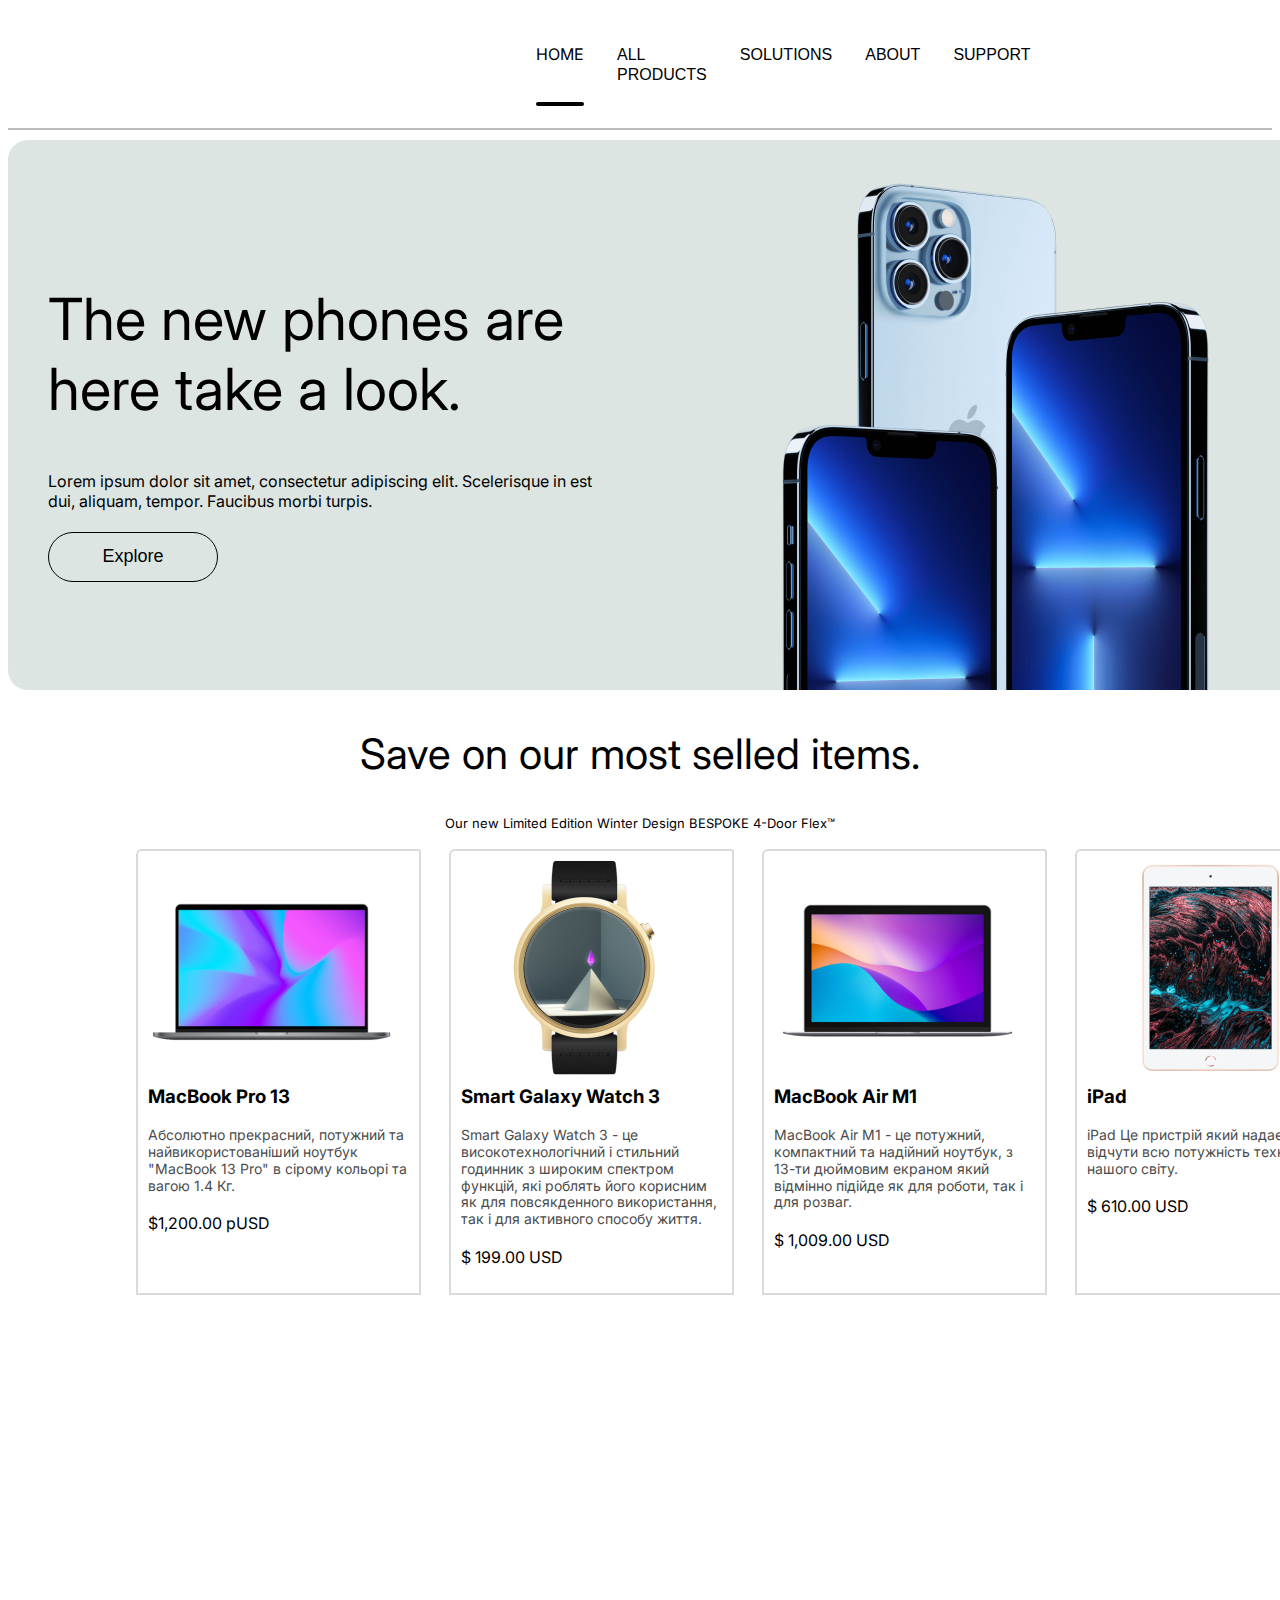
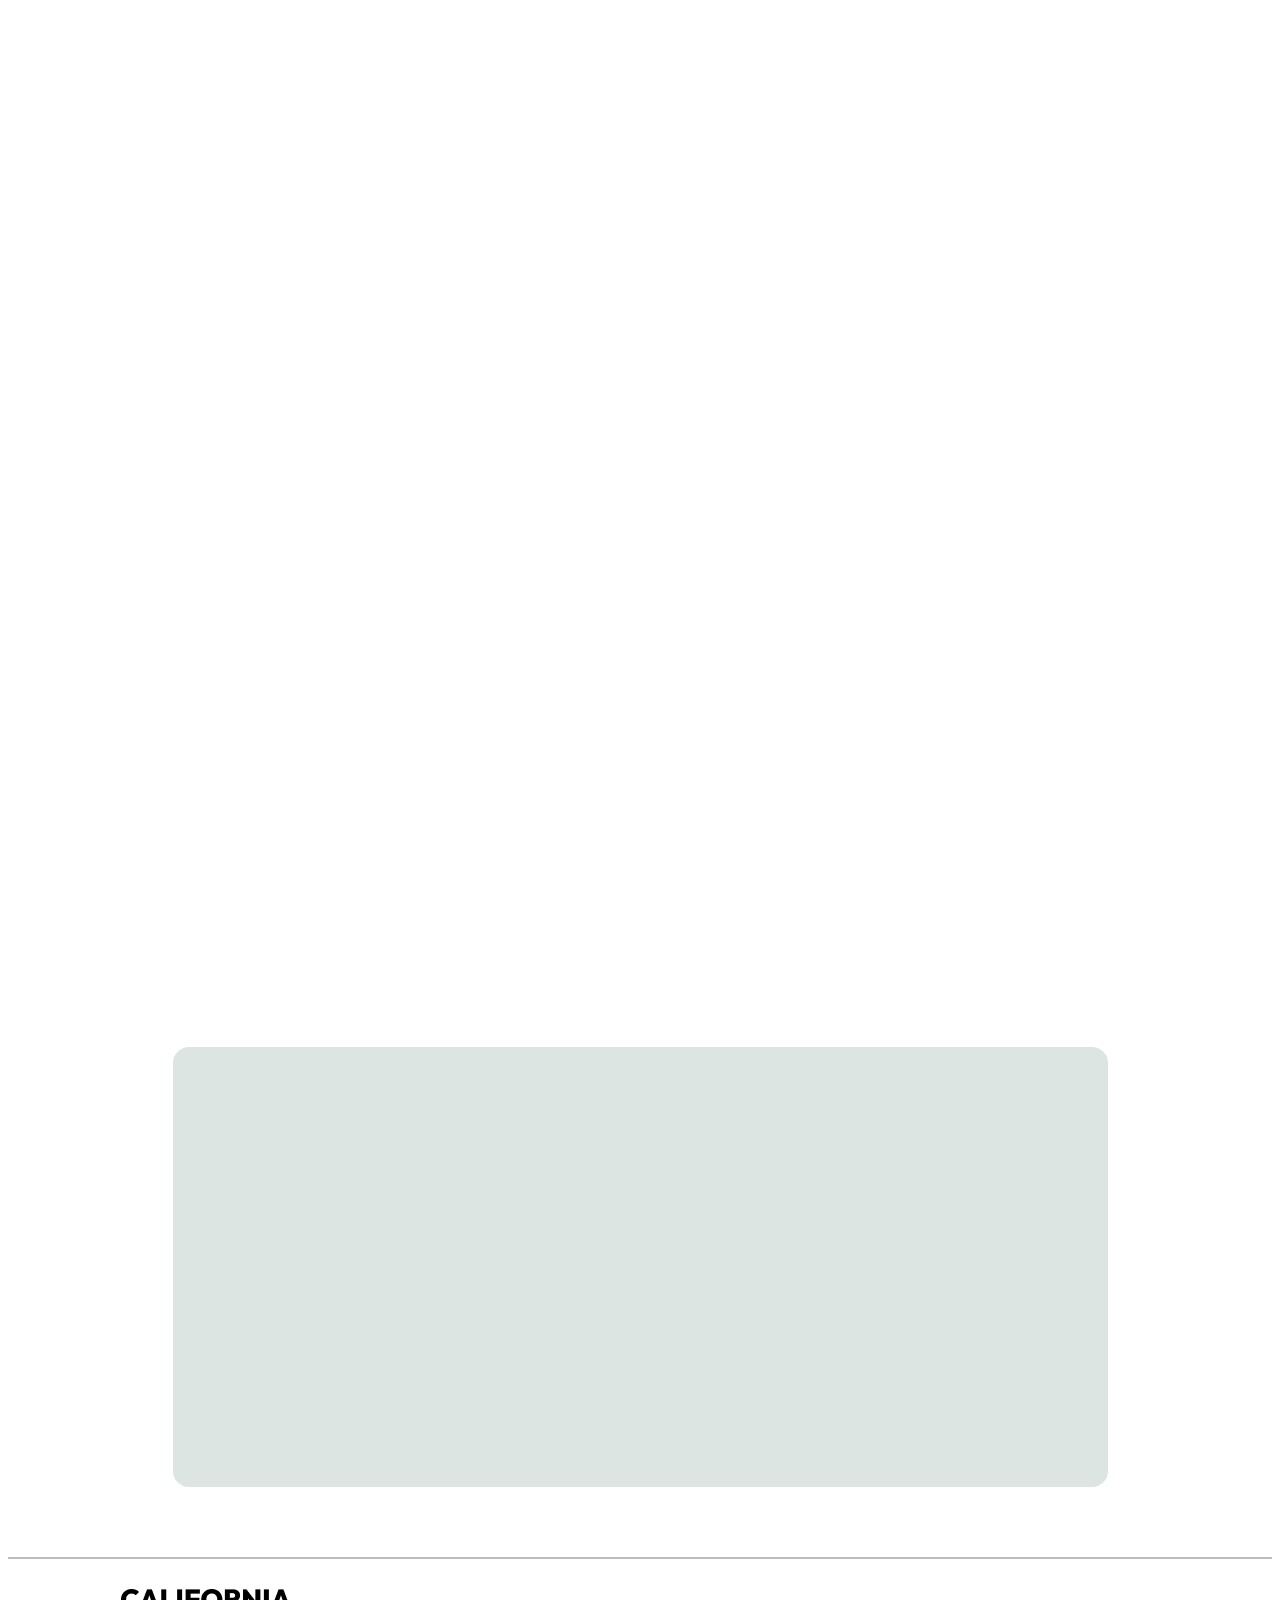
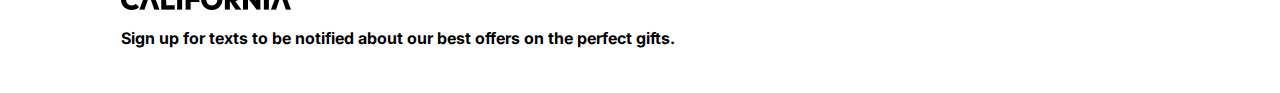
<file: index.html>
<!DOCTYPE html>
<html lang="en">
<head>
    <meta charset="UTF-8">
    <meta name="viewport" content="width=device-width, initial-scale=1.0">
    <title>HOME</title>
    <link rel="stylesheet" href="./styles.css">
    <link rel="preconnect" href="https://fonts.googleapis.com">
    <link rel="preconnect" href="https://fonts.gstatic.com" crossorigin>
    <link href="https://fonts.googleapis.com/css2?family=Inter:wght@100..900&display=swap" rel="stylesheet">
</head>
<body>
    <header class="header">
        <div class="containerr">
            <a href="./index.html">
                <img src="./images/logo.png" alt="logo">
            </a>
            <ul class="nav">
                <li class="nav-item"><a class="nav-a current" href="">HOME</a></li>
                <li class="nav-item"><a class="nav-a animation" href="./all_products.html">ALL PRODUCTS</a></li>
                <li class="nav-item"><a class="nav-a animation" href="">SOLUTIONS</a></li>
                <li class="nav-item"><a class="nav-a animation" href="">ABOUT</a></li>
                <li class="nav-item"><a class="nav-a animation" href="">SUPPORT</a></li>
            </ul>
            <ul class="user-icon">
                <li><svg width="24" height="24" viewBox="0 0 24 24" fill="none" xmlns="http://www.w3.org/2000/svg">
                    <path d="M11 19C15.4183 19 19 15.4183 19 11C19 6.58172 15.4183 3 11 3C6.58172 3 3 6.58172 3 11C3 15.4183 6.58172 19 11 19Z" stroke="black" stroke-width="2" stroke-linecap="round" stroke-linejoin="round" />
                    <path d="M20.9999 20.9999L16.6499 16.6499" stroke="black" stroke-width="2" stroke-linecap="round" stroke-linejoin="round" />
                  </svg></li>
                <li>
                    <svg width="24" height="24" viewBox="0 0 24 24" fill="none" xmlns="http://www.w3.org/2000/svg">
                        <path d="M9 22C9.55228 22 10 21.5523 10 21C10 20.4477 9.55228 20 9 20C8.44772 20 8 20.4477 8 21C8 21.5523 8.44772 22 9 22Z" stroke="black" stroke-width="2" stroke-linecap="round" stroke-linejoin="round" />
                        <path d="M20 22C20.5523 22 21 21.5523 21 21C21 20.4477 20.5523 20 20 20C19.4477 20 19 20.4477 19 21C19 21.5523 19.4477 22 20 22Z" stroke="black" stroke-width="2" stroke-linecap="round" stroke-linejoin="round" />
                        <path d="M1 1H5L7.68 14.39C7.77144 14.8504 8.02191 15.264 8.38755 15.5583C8.75318 15.8526 9.2107 16.009 9.68 16H19.4C19.8693 16.009 20.3268 15.8526 20.6925 15.5583C21.0581 15.264 21.3086 14.8504 21.4 14.39L23 6H6" stroke="black" stroke-width="2" stroke-linecap="round" stroke-linejoin="round" />
                      </svg>
                <li>
            </ul>
        </div>
    </header>
    <main>
        <div class="fade-in">
            <section class="hero">
                <ul>
                    <li>
                        <h2 class="hero-title">The new phones are here take a look.</h2>
                    </li>
                    <li>
                        <h4 class="hero-tex">Lorem ipsum dolor sit amet, consectetur adipiscing elit. Scelerisque in est dui, aliquam, tempor. Faucibus morbi turpis.</h4>
                    </li>
                    <li>
                        <button class="hero-but">Explore</button>
                    </li>
                </ul>
                <img src="./images/iphone.png" alt="iphone">
            </section>
            <section class="tovars">
                <h2 class="tovars-title">Save on our most selled items.</h2>
                <h4 class="tovars-tex">Our new Limited Edition Winter Design BESPOKE 4-Door Flex™</h4>
                <div class="container">
                    <ul class="tovars-list">
                        <li class="tovars-item">
                            <img class="tovar-img" src="./images/tovars1 (4).png" alt="">
                            <h3>
                                MacBook Pro 13
                            </h3>
                            <h4 class="tavar-text-it">Абсолютно прекрасний, потужний та найвикористованіший ноутбук "MacBook 13 Pro" в сірому кольорі та вагою 1.4 Кг.</h4>
                            <p>$1,200.00 pUSD</p>
                        </li>
                        <li class="tovars-item">
                            <img class="tovar-img" src="./images/tovars1 (3).png" alt="">
                            <h3>
                                Smart Galaxy Watch 3
                            </h3>
                            <h4 class="tavar-text-it">Smart Galaxy Watch 3 - це високотехнологічний і стильний годинник з широким спектром функцій, які роблять його корисним як для повсякденного використання, так і для активного способу життя.</h4>
                            <p>$ 199.00 USD</p>
                        </li>
                        <li class="tovars-item">
                            <img class="tovar-img" src="./images/tovars1 (2).png" alt="">
                            <h3>
                                MacBook Air M1
                            </h3>
                            <h4 class="tavar-text-it">MacBook Air M1 - це потужний, компактний та надійний ноутбук, з 13-ти дюймовим екраном який відмінно підійде як для роботи, так і для розваг.</h4>
                            <p>$ 1,009.00 USD</p>
                        </li>
                        <li class="tovars-item">
                            <img class="tovar-img" src="./images/tovars1 (1).png" alt="">
                            <h3>
                                iPad
                            </h3>
                            <h4 class="tavar-text-it">iPad Це пристрій який надає змогу відчути всю потужність технологій нашого світу.</h4>
                            <p>$ 610.00 USD</p>
                        </li>
                    </ul>
                </div>
            </section>
        </div>
        <div class="hidden">
            <section class="best-tovars">
                <div class="container">
                    <h2 class="best-title">
                        See the best around here
                    </h2>
                    <h4 class="best-tex">
                        Our new Limited Edition Winter Design BESPOKE 4-Door Flex™
                    </h4>
                    <div class="title">
                    </div>
                        <ul class="best-list">
                            <li class="best-item">
                                <h4>
                                    Smart light bulb pack
                                </h4>
                                <h2>
                                    Latest and gratest
                                </h2>
                                <button class="best-but">Explore</button>
                                <img class="img-best" src="./images/IMAGE (6).png" alt="">
                            </li>
                            <li class="best-item">
                                <h4>
                                    Smart light bulb pack
                                </h4>
                                <h2>
                                    Best selling
                                </h2>
                                <button class="best-but">Explore</button>
                                <img class="img-best" src="./images/IMAGE (7).png" alt="">
                            </li>
                            <li class="best-item">
                                <h4>
                                    Smart light bulb pack
                                </h4>
                                <h2>
                                    Every product
                                </h2>
                                <button class="best-but">Explore</button>
                                <img class="img-best" src="./images/IMAGE (8).png" alt="">
                            </li>
                        </ul>
                    </div>
        </div>    </div>
            </section>
            <section class="Ideas">
                <div class="hidden">
                    <h2 class="ideas-title">
                        Ideas have a place here
                </h2>
                <h4 class="Ideas-tex">
                    Our new Limited Edition Winter Design BESPOKE 4-Door Flex™
                </h4>
                <div class="title">
                    <img class="Ideas-img" src="./images/IMAGE (9).png" alt="edd">
                    <ul class="ideas-list">
                        <li class="Ideas-item"><h3 class="ideas-list-tex">We Make It Easy To Find The Great Design Talent, Easier...</h3></li>
                        <li class="Ideas-item"><h3 class="ideas-list-tex">Road Design Handbook For The International Road...</h3></li>
                        <li class="Ideas-item"><h3 class="ideas-list-tex">The Best Kept Secrets About Creative People</h3></li>
                        <li class="Ideas-item"><h3 class="ideas-list-tex">We Make It Easy To Find The Great Design Talent, Easier...</h3></li>
                    </ul>
                </div>
                </div>
        </section>
        <section class="vhid">
            <div class="hidden">
                <h2>Never miss a thing</h2>
                <h4>Sign up for texts to be notified about our best offers on the perfect gifts.</h4>
                <img class="vhid-img" src="./images/IMAGE (10).png" alt="">
                <form class="email-signup">
                    <input class="inp-vhid" type="email" placeholder="Your email" required>
                    <button class="vhid-but" type="submit">Sign up</button>
                  </form>
            </div>
        </section>
    </main>
    <footer class="footer">
        <div class="containerr">
            <ul class="fot-list"> 
                <li class="fot-item"><img class="lgo" src="./images/logo.png" alt=""></li>
                <li class="fot-item"><h4 class="fot-tex">Sign up for texts to be notified about our best offers on the perfect gifts.</h4></li>
            </ul>
        </div>
    </footer>
    <script src="https://ajax.googleapis.com/ajax/libs/jquery/3.5.1/jquery.min.js"></script>
    <script>
        $(document).ready(function() {
            // Функція для перевірки, чи елемент повинен бути показаний
            function isElementInViewport(el) {
                var rect = el.getBoundingClientRect();
                return (
                    rect.top >= 0 &&
                    rect.left >= 0 &&
                    rect.bottom <= (window.innerHeight || document.documentElement.clientHeight) &&
                    rect.right <= (window.innerWidth || document.documentElement.clientWidth)
                );
            }
    
            // Функція для перевірки видимості елементів
            function checkVisibility() {
                $(".hidden").each(function() {
                    if (isElementInViewport(this)) {
                        $(this).addClass("visible"); // Додати клас "visible", який змінює прозорість на 1
                    }
                });
            }
    
            // Викликати функцію перевірки видимості під час завантаження та прокрутки сторінки
            $(window).on("load scroll resize", function() {
                checkVisibility();
            });
        });
    </script>
       <script src="https://ajax.googleapis.com/ajax/libs/jquery/3.5.1/jquery.min.js"></script>

</body>
</html>
</file>
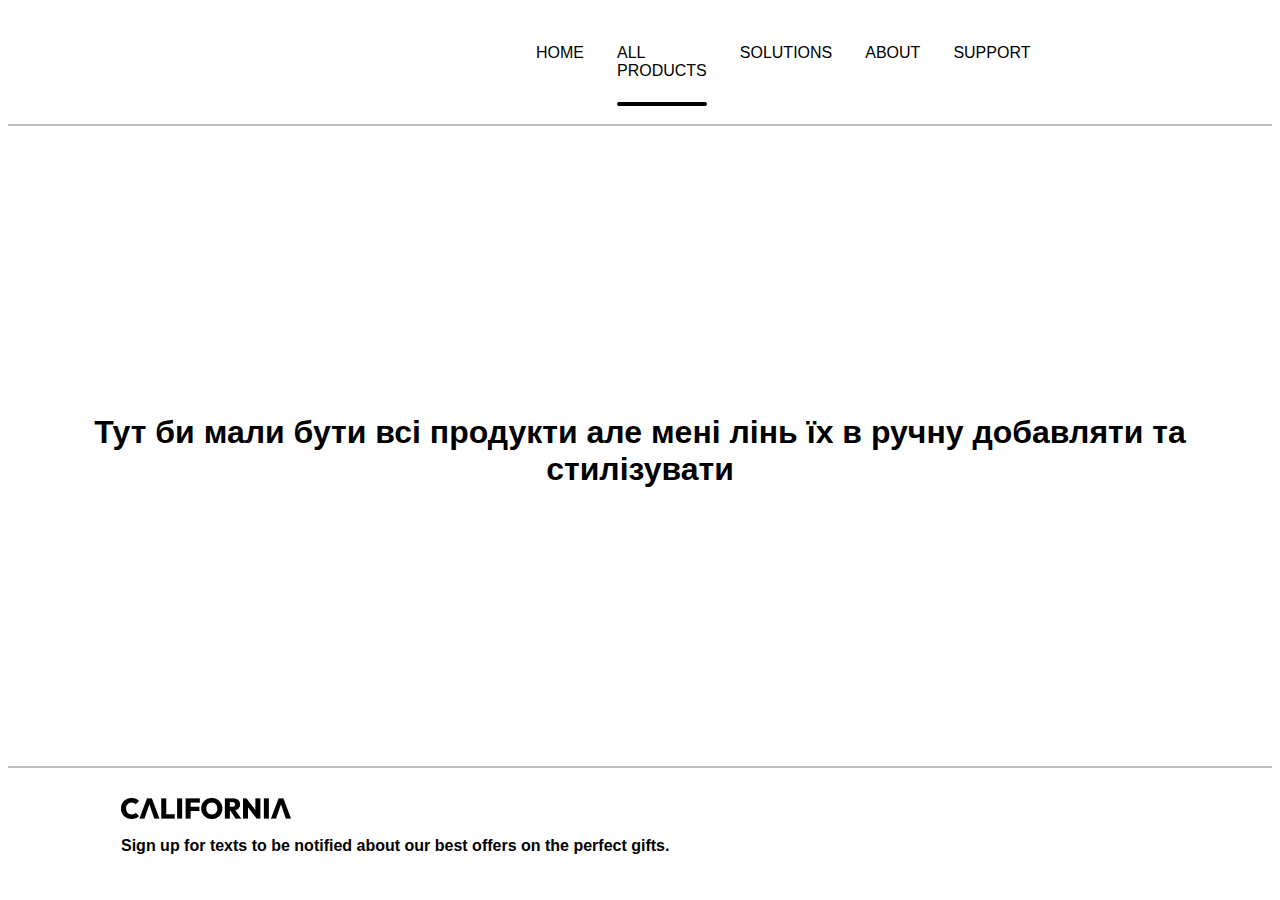
<file: all_products.html>
<!DOCTYPE html>
<html lang="en">
<head>
    <meta charset="UTF-8">
    <meta name="viewport" content="width=device-width, initial-scale=1.0">
    <title>ALL PRODUCTS</title>
    <link rel="stylesheet" href="./styles.css">
</head>
<body>
    <header class="header">
        <div class="containerr">
                <a href="./index.html">
                    <img src="./images/logo.png" alt="logo">
                </a>
                <ul class="nav">
                    <li class="nav-item"><a class="nav-a animation" href="./index.html">HOME</a></li>
                    <li class="nav-item"><a class="nav-a current" href="">ALL PRODUCTS</a></li>
                    <li class="nav-item"><a class="nav-a animation" href="">SOLUTIONS</a></li>
                    <li class="nav-item"><a class="nav-a animation" href="">ABOUT</a></li>
                    <li class="nav-item"><a class="nav-a animation" href="">SUPPORT</a></li>
                </ul>
                <ul class="user-icon">
                    <li><svg width="24" height="24" viewBox="0 0 24 24" fill="none" xmlns="http://www.w3.org/2000/svg">
                        <path d="M11 19C15.4183 19 19 15.4183 19 11C19 6.58172 15.4183 3 11 3C6.58172 3 3 6.58172 3 11C3 15.4183 6.58172 19 11 19Z" stroke="black" stroke-width="2" stroke-linecap="round" stroke-linejoin="round" />
                        <path d="M20.9999 20.9999L16.6499 16.6499" stroke="black" stroke-width="2" stroke-linecap="round" stroke-linejoin="round" />
                      </svg></li>
                    <li>
                        <svg width="24" height="24" viewBox="0 0 24 24" fill="none" xmlns="http://www.w3.org/2000/svg">
                            <path d="M9 22C9.55228 22 10 21.5523 10 21C10 20.4477 9.55228 20 9 20C8.44772 20 8 20.4477 8 21C8 21.5523 8.44772 22 9 22Z" stroke="black" stroke-width="2" stroke-linecap="round" stroke-linejoin="round" />
                            <path d="M20 22C20.5523 22 21 21.5523 21 21C21 20.4477 20.5523 20 20 20C19.4477 20 19 20.4477 19 21C19 21.5523 19.4477 22 20 22Z" stroke="black" stroke-width="2" stroke-linecap="round" stroke-linejoin="round" />
                            <path d="M1 1H5L7.68 14.39C7.77144 14.8504 8.02191 15.264 8.38755 15.5583C8.75318 15.8526 9.2107 16.009 9.68 16H19.4C19.8693 16.009 20.3268 15.8526 20.6925 15.5583C21.0581 15.264 21.3086 14.8504 21.4 14.39L23 6H6" stroke="black" stroke-width="2" stroke-linecap="round" stroke-linejoin="round" />
                          </svg>
                    <li>
                </ul>
        </div>
    </header>
    <main class="daun">
        <h1 class="daun-ttex">Тут би мали бути всі продукти але мені лінь їх в ручну добавляти та стилізувати</h1>
    </main>
    <footer class="footer">
        <div class="containerr">
            <ul class="fot-list"> 
                <li class="fot-item"><img class="lgo" src="./images/logo.png" alt=""></li>
                <li class="fot-item"><h4 class="fot-tex">Sign up for texts to be notified about our best offers on the perfect gifts.</h4></li>
            </ul>
        </div>
    </footer>
</body>
</html>
</file>
<file: styles.css>
body {
    font-family: 'Inter', sans-serif;
}

a {
    text-decoration: none;
    color: #000;
    font-style: normal;
    cursor: pointer;
}

h1,
h2,
h3,
h4,
h5,
h6,
ul,
p {
    margin-top: 0;
}

img {
    display: block;
    max-width: 100%;
    height: auto;
    -webkit-user-drag: none;
    -khtml-user-drag: none;
    -moz-user-drag: none;
    -o-user-drag: none;
    user-drag: none;
}



ul {
    list-style: none;
}

li {
    margin: 0;
    padding: 0;
    list-style: none;
}

button {
    cursor: pointer;
}


@keyframes fadeIn {
    from {
        opacity: 0; 
    }
    to {
        opacity: 1; 
    }
}

.fade-in {
    animation: fadeIn 0.2s ease-in-out; 
}

.hidden {
    opacity: 0;
    transition: opacity 0.5s ease-in;
}
.visible {
    opacity: 1;
}

.animation {
    font-family: 'Roboto', sans-serif;
    font-size: px;
    font-style: normal;
    font-weight: 400;
    line-height: normal;
    position: relative;
}

.animation:hover {
    color: #000;
    transition: color 250ms cubic-bezier(0.4, 0, 0.2, 1),
        fill 250ms cubic-bezier(0.4, 0, 0.2, 1),
        background-color 250ms cubic-bezier(0.4, 0, 0.2, 1),
        border-color 250ms cubic-bezier(0.4, 0, 0.2, 1),
        box-shadow 250ms cubic-bezier(0.4, 0, 0.2, 1);
}

.animation::after {
    content: '';
    position: absolute;
    bottom: 0px;
    left: 0;
    top: 56.9px;
    width: 100%;
    height: 2px;
    background-color: #000;
    transform: scaleX(0);
    transform-origin: center;
    transition: transform 0.3s ease-in-out;
}

.animation:hover::after {
    content: '';
    position: absolute;
    bottom: 0px;
    left: 0;
    width: 100%;
    height: 4px;
    border-radius: 2px;
    background-color: #000;
    transform: scaleX(1);
}

.current {
    position: relative;
    color: #000;
}

.current::after {
    content: '';
    position: absolute;
    bottom: 0px;
    top: 58px;
    left: 0;
    width: 100%;
    height: 4px;
    border-radius: 2px;
    background: #000;
}

.container {
    width: 1440px;
    margin-left: auto;
    margin-right: auto;
    padding-left: 15px;
    padding-right: 15px;
}

.containerr {
    width: 1820px;
    padding-top: 30px;
    margin-left: auto;
    margin-right: auto;
    padding-left: 73px;
    padding-right: 10px;
    display: flex;
}

.header {
    display: flex;
    padding-bottom: 28px;
    border-bottom: 2px solid #00000042;
    margin-bottom: 10px;
}

.nav {
    display: flex;
    gap: 33px;
    padding-left: 455px;
    margin-top: 6px;
}

.nav-item {}

.nav-a {}

.hero {
    margin-left: auto;
    margin-right: auto;
    display: flex;
    position: relative;
    width: 1294px;
    border-radius: 20px;
    background-color: #DCE5E2;
}

.hero-title {
    font-weight: 400;
font-size: 58px;
margin-top: 145px;
line-height: 120%;
color: #000;
}

.hero-tex {
    font-weight: 400;
font-size: 16px;
line-height: 120%;
width: 565px;
color: #000;
}

.hero-but {
    font-weight: 400;
font-size: 18px;
background-color: transparent;
cursor: pointer;
line-height: 120%;
text-transform: capitalize;
color: #000;
border: 1px solid #000;
border-radius: 200px;
width: 170px;
height: 50px;
}

.tovars {
    margin-top: 38px;
    margin-bottom: 47px;
}

.tovars-title {
    font-weight: 400;
font-size: 42px;
line-height: 125%;
text-align: center;
color: #000;
}

.tovars-tex {
    font-weight: 400;
font-size: 13px;
line-height: 129%;
color: #000;
text-align: center;
}

.tavar-text-it {
    font-weight: 400;
font-size: 14px;
width: 261px;
line-height: 120%;
color: #4b4b4b;
}

.tovars-list {
    gap: 28px;
    display: flex;
    margin-left: 73px;
}

.tovars-item {
    border: 2px solid #4b4b4b35;
    border-radius: 6px 3px 0px 0px;
    padding: 10px 10px 10px 10px;
    cursor: pointer;
}

.tovar-img {
    padding-bottom: 10px;
}

.best-tovars {
    width: 1324px;
    margin-left: auto;
    margin-right: auto;
    margin-bottom: 60px;
    display: flex;
}

.best-title {
    font-weight: 400;
    font-size: 42px;
    line-height: 125%;
    text-align: center;
    color: #000;
}

.best-tex {
    font-weight: 400;
    font-size: 13px;
    line-height: 129%;
    color: #000;
    text-align: center;
}

.best-list {
    margin-left: auto;
    margin-right: auto;
    display: flex;
    gap: 28px;
    text-align: center;
}

.best-item {
    width: 400px;
height: 453px;
background-color: #F8F9FA;
padding-top: 41px;
}

.best-but {
    font-weight: 400;
font-size: 18px;
line-height: 120%;
text-transform: capitalize;
text-align: center;
color: #000;
width: 190px;
height: 50px;
border-radius: 50px;
margin-top: 30px;
}

.img-best {
    margin-left: auto;
    margin-right: auto;
    margin-top: 30px;
}

.Ideas {
    width: 1204px;
    margin-left: auto;
    margin-right: auto;
    margin-bottom: 60px;
}

.ideas-title {
    font-weight: 400;
font-size: 42px;
line-height: 125%;
text-align: center;
color: #000;
}

.Ideas-tex {
    font-weight: 400;
font-size: 13px;
margin-bottom: 30px;
line-height: 129%;
text-align: center;
color: #000;
}

.ideas-list-tex {
    font-weight: 400;
font-size: 24px;
width: 639px;
line-height: 125%;
color: #000;
}

.title {
    display: flex;
}

.Ideas-img {display: flex;}

.ideas-list {
    gap: 39px;
}

.vhid {
    border-radius: 16px;
width: 935px;
height: 390px;
margin-bottom: 70px;
padding-top: 50px;
margin-left: auto;
text-align: center;
margin-right: auto;
background-color: #DCE5E2;
}

.email-signup {
    display: flex;
    border-radius: 50px;
    overflow: hidden;
  }

  .inp-vhid[type="email"] {
    padding: 15px 20px;
    border: none;
    border-right: 1px solid #ccc; 
    border-radius: 50px 0 0 50px; 
    width: 300px; 
    font-size: 16px;
    margin-left: auto;
    border: 2px solid #000;
    background-color: transparent;
  }

  .vhid-but {
    background-color: black;
    color: white;
    padding: 15px 30px;
    border: none;
    margin-right: auto;
    cursor: pointer;
    font-size: 16px;
    border-radius: 0 50px 50px 0; 
  }

  .vhid-img {
    margin-left: auto;
    margin-right: auto;
  }

  .footer {
    border-top: 2px solid #00000042 ;
    text-align: center;
    bottom: 0;
  }

.lgo {
    margin-bottom: 18px;
    cursor: pointer;
}

.fot-tex {
    text-align: center;
}

.user-icon {
    display: flex;
    margin-left: 400px;
    gap: 15px;
}

/* all products */

.daun {
    margin-bottom: auto;
    display: flex;
    text-align: center;
    height: 70vh;
}

.daun-ttex {
    text-align: center;
    margin-left: auto;
    margin-right: auto;
    margin-bottom: auto;
    margin-top: auto;
}

svg {
    cursor: pointer;
}
</file>
